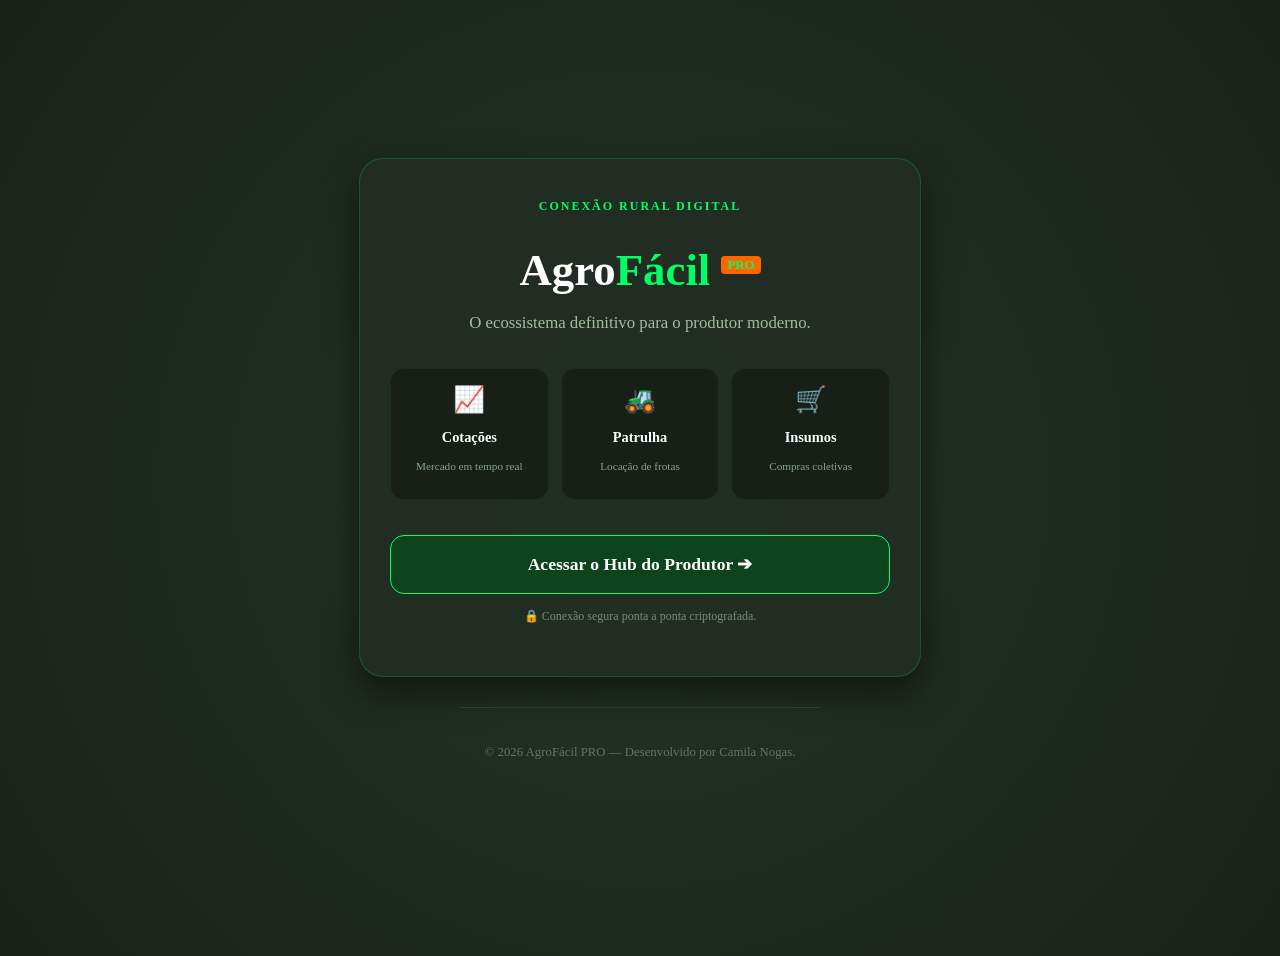
<file: index.html>
<!DOCTYPE html>
<html lang="pt-BR">
<head>
    <meta charset="UTF-8">
    <meta name="viewport" content="width=device-width, initial-scale=1.0">
    <title>Bem-vindo ao AgroFácil PRO</title>
    <link rel="stylesheet" href="style.css?v=7.0">
</head>
<body class="corpo-entrada">

    <div class="caixa-entrada">
        <header class="entrada-header">
            <div class="selo-tech">CONEXÃO RURAL DIGITAL</div>
            <h1>Agro<span>Fácil</span> <span class="badge-pro">PRO</span></h1>
            <p class="subtitulo">O ecossistema definitivo para o produtor moderno.</p>
        </header>

        <div class="cards-recursos-rapidos">
            <div class="mini-card">
                <span class="icone">📈</span>
                <h3>Cotações</h3>
                <p>Mercado em tempo real</p>
            </div>
            <div class="mini-card">
                <span class="icone">🚜</span>
                <h3>Patrulha</h3>
                <p>Locação de frotas</p>
            </div>
            <div class="mini-card">
                <span class="icone">🛒</span>
                <h3>Insumos</h3>
                <p>Compras coletivas</p>
            </div>
        </div>

        <div class="acao-entrada">
            <a href="dashboard.html" class="btn-entrar-hub">
                Acessar o Hub do Produtor ➔
            </a>
            <p class="nota-seguranca">🔒 Conexão segura ponta a ponta criptografada.</p>
        </div>
    </div>

    <footer class="entrada-footer">
        <p>&copy; 2026 AgroFácil PRO — Desenvolvido por <span>Camila Nogas</span>.</p>
    </footer>

</body>
</html>
</file>
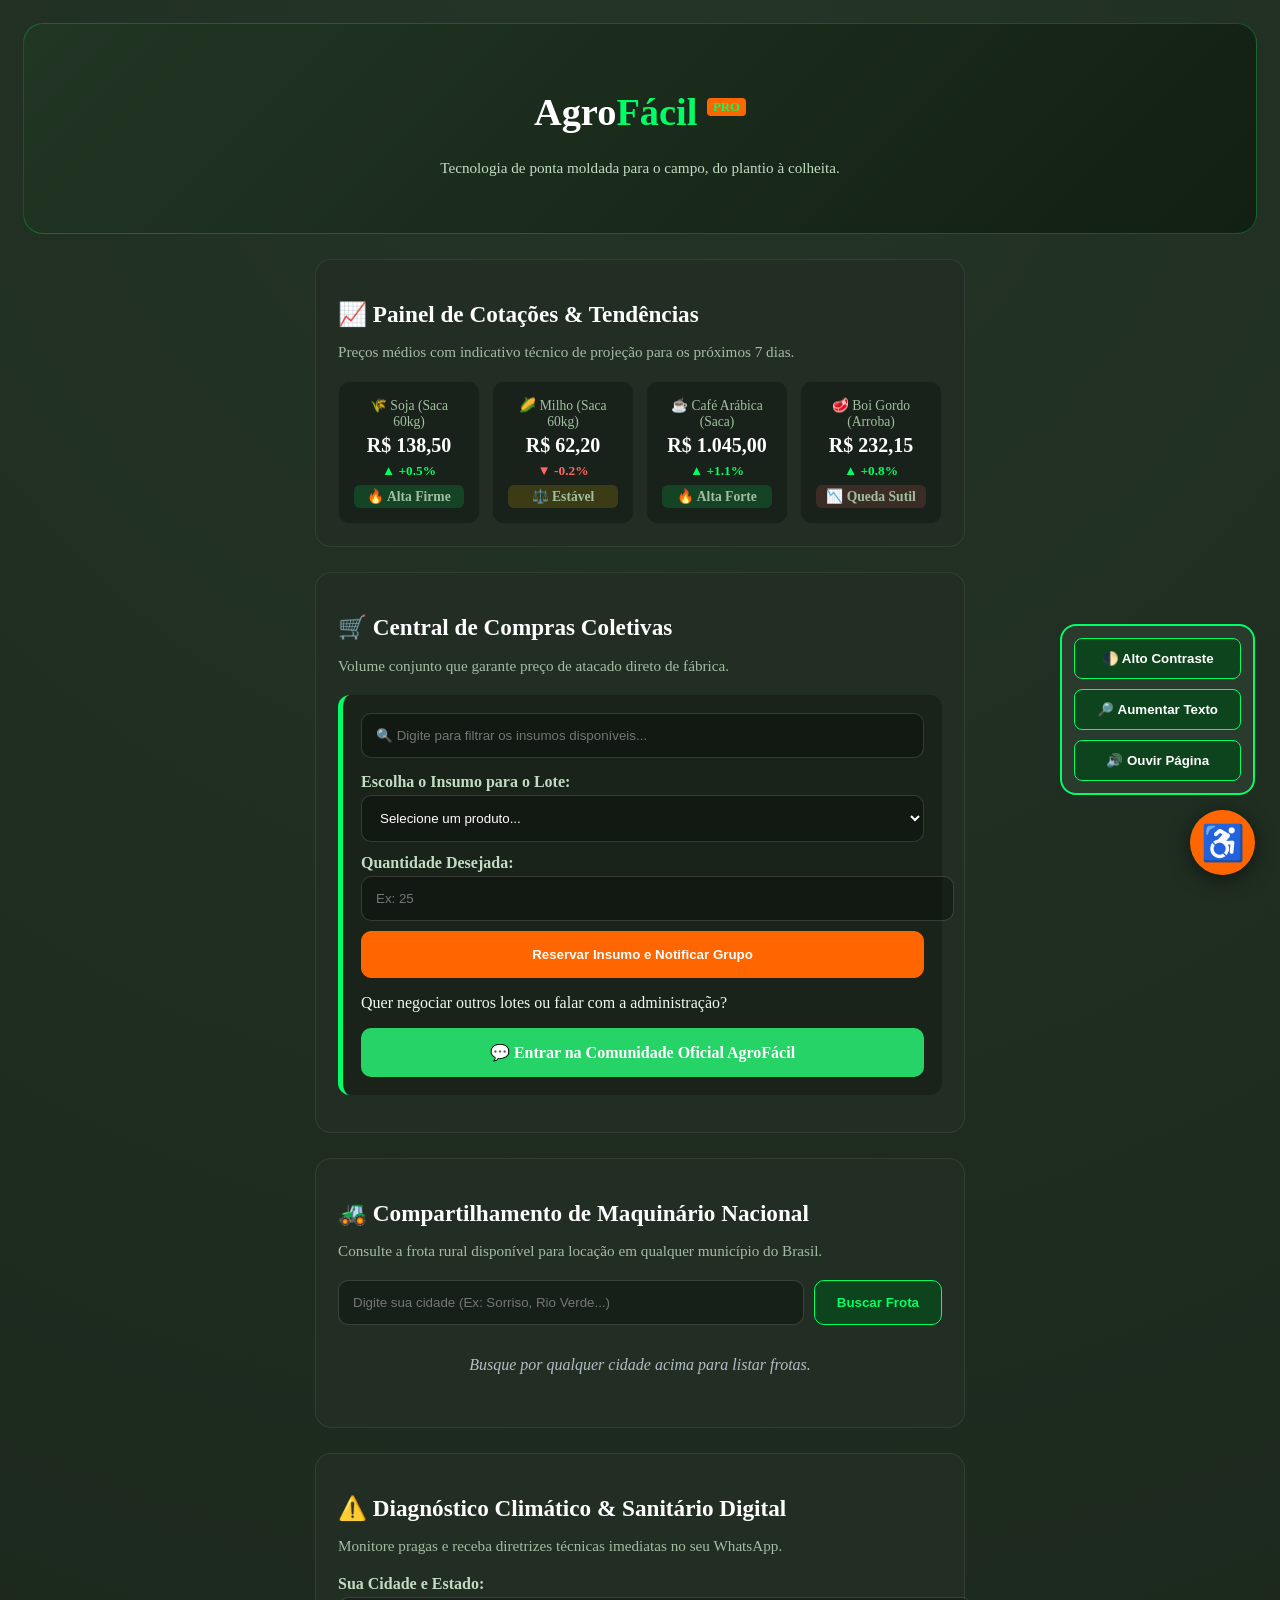
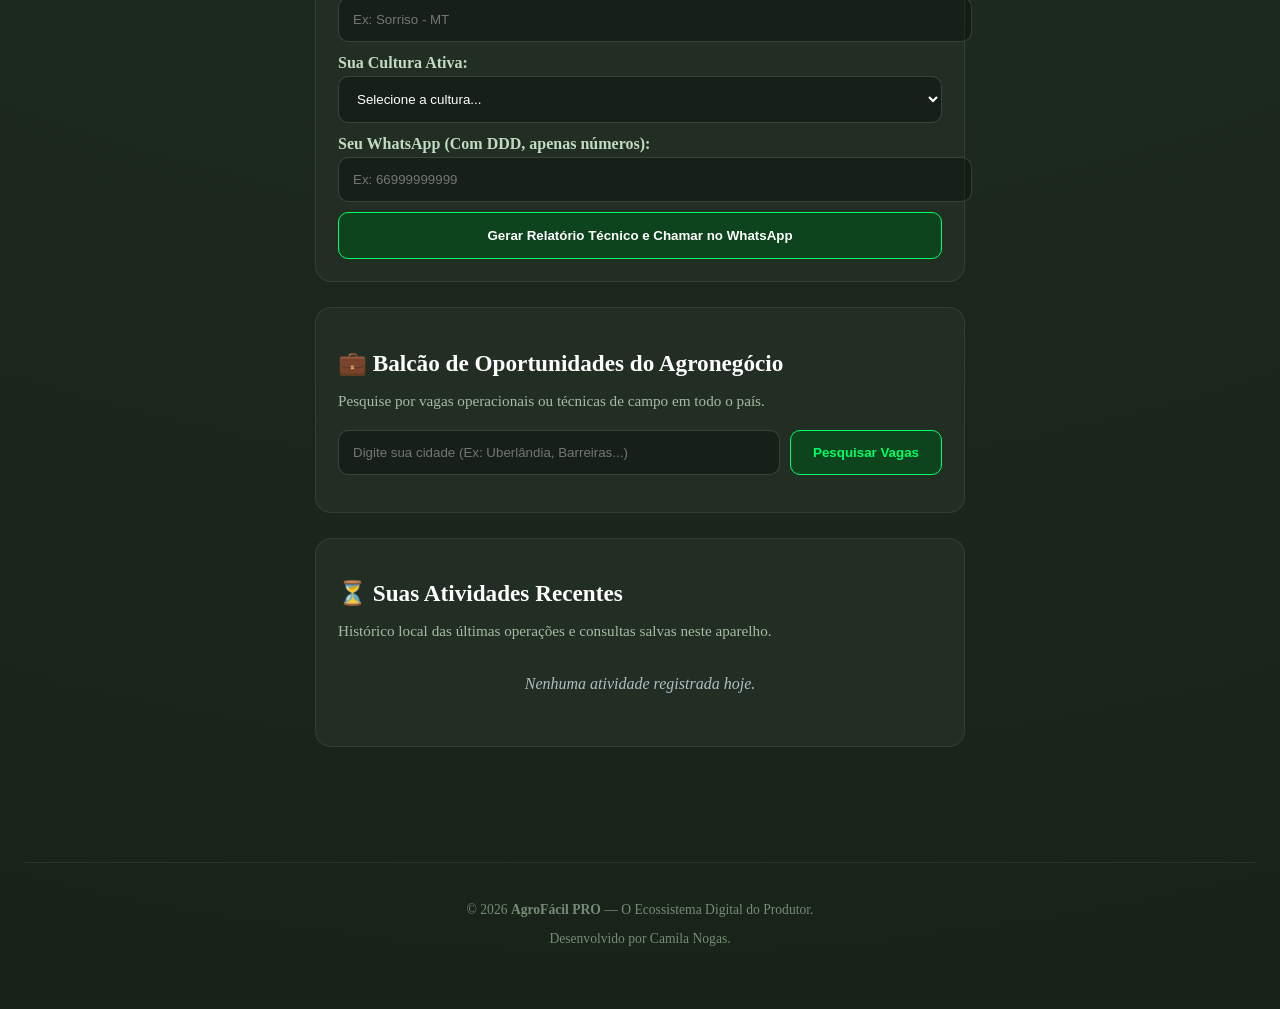
<file: dashboard.html>
<!DOCTYPE html>
<html lang="pt-BR">
<head>
    <meta charset="UTF-8">
    <meta name="viewport" content="width=device-width, initial-scale=1.0">
    <title>AgroFácil Pro: O Hub do Produtor</title>
    <link rel="stylesheet" href="style.css?v=7.0">
</head>
<body>

    <button id="btn-acessibilidade" class="bolinha-pcd" aria-expanded="false" aria-controls="menu-acessibilidade" aria-label="Opções de Acessibilidade">♿</button>

    <div id="menu-acessibilidade" class="menu-acessibilidade-painel" hidden>
        <button id="arq-contraste">🌓 Alto Contraste</button>
        <button id="arq-fonte">🔎 Aumentar Texto</button>
        <button id="arq-voz">🔊 Ouvir Página</button>
    </div>

    <header class="main-header">
        <div class="header-logo">
            <h1>Agro<span>Fácil</span> <span class="badge-pro">PRO</span></h1>
            <p class="slogan">Tecnologia de ponta moldada para o campo, do plantio à colheita.</p>
        </div>
    </header>

    <main class="container-principal">
        
        <section id="cotacoes" class="card-section">
            <h2><span>📈</span> Painel de Cotações & Tendências</h2>
            <p class="card-desc">Preços médios com indicativo técnico de projeção para os próximos 7 dias.</p>
            <div class="grid-cotacoes">
                <div class="cotacao-item">
                    <span>🌾 Soja (Saca 60kg)</span>
                    <strong>R$ 138,50</strong>
                    <small class="alta">▲ +0.5%</small>
                    <span class="tag-tendencia alta-bg">🔥 Alta Firme</span>
                </div>
                <div class="cotacao-item">
                    <span>🌽 Milho (Saca 60kg)</span>
                    <strong>R$ 62,20</strong>
                    <small class="baixa">▼ -0.2%</small>
                    <span class="tag-tendencia estavel-bg">⚖️ Estável</span>
                </div>
                <div class="cotacao-item">
                    <span>☕ Café Arábica (Saca)</span>
                    <strong>R$ 1.045,00</strong>
                    <small class="alta">▲ +1.1%</small>
                    <span class="tag-tendencia alta-bg">🔥 Alta Forte</span>
                </div>
                <div class="cotacao-item">
                    <span>🥩 Boi Gordo (Arroba)</span>
                    <strong>R$ 232,15</strong>
                    <small class="alta">▲ +0.8%</small>
                    <span class="tag-tendencia baixa-bg">📉 Queda Sutil</span>
                </div>
            </div>
        </section>

        <section id="compras" class="card-section">
            <h2><span>🛒</span> Central de Compras Coletivas</h2>
            <p class="card-desc">Volume conjunto que garante preço de atacado direto de fábrica.</p>
            
            <div class="grupo-insumo">
                <div class="filtro-insumo-container">
                    <input type="text" id="filtro-insumo" placeholder="🔍 Digite para filtrar os insumos disponíveis...">
                </div>

                <form id="form-compras-coletivas" class="agro-form">
                    <label for="insumo-selecionado">Escolha o Insumo para o Lote:</label>
                    <select id="insumo-selecionado" required>
                        <option value="">Selecione um produto...</option>
                        <option value="Fertilizante NPK 04-14-08 (Saco 50kg)">Fertilizante NPK 04-14-08 (Saco 50kg) - R$ 135,00</option>
                        <option value="Calcário Agrícola Dolomítico (Tonelada)">Calcário Agrícola Dolomítico (Tonelada) - R$ 95,00</option>
                        <option value="Semente de Soja Certificada (Bag 40M)">Semente de Soja Certificada (Bag 40M) - R$ 210,00</option>
                    </select>

                    <label for="qtd-insumo">Quantidade Desejada:</label>
                    <input type="number" id="qtd-insumo" placeholder="Ex: 25" min="1" required>

                    <button type="submit" class="btn-acao-comprar">Reservar Insumo e Notificar Grupo</button>
                </form>
                
                <div class="divisor-comunidade">
                    <p>Quer negociar outros lotes ou falar com a administração?</p>
                    <a href="https://chat.whatsapp.com/DdG8K9lL3m2K9x7Oq1vR5z" target="_blank" id="btn-comunidade-whats" class="btn-whats-grupo">
                        💬 Entrar na Comunidade Oficial AgroFácil
                    </a>
                </div>
            </div>
        </section>

        <section id="maquinas" class="card-section">
            <h2><span>🚜</span> Compartilhamento de Maquinário Nacional</h2>
            <p class="card-desc">Consulte a frota rural disponível para locação em qualquer município do Brasil.</p>
            
            <div class="busca-localizacao-container">
                <input type="text" id="busca-maquina-cidade" placeholder="Digite sua cidade (Ex: Sorriso, Rio Verde...)">
                <button id="btn-filtrar-maquinas" class="btn-buscar">Buscar Frota</button>
            </div>

            <div id="container-maquinas-interativo">
                <div id="lista-maquinas" class="lista-maquinas"></div>
                <div id="maquinas-ocultas" class="itens-ocultos"></div>
            </div>
            <button id="btn-ver-mais-maquinas" class="btn-ver-mais" style="display: none;">👇 Ver Mais Modelos</button>
        </section>

        <section id="alertas" class="card-section">
            <h2><span>⚠️</span> Diagnóstico Climático & Sanitário Digital</h2>
            <p class="card-desc">Monitore pragas e receba diretrizes técnicas imediatas no seu WhatsApp.</p>
            
            <form id="form-alertas" class="agro-form">
                <div class="form-grid">
                    <div>
                        <label for="regiao">Sua Cidade e Estado:</label>
                        <input type="text" id="regiao" placeholder="Ex: Sorriso - MT" required>
                    </div>
                    <div>
                        <label for="cultura">Sua Cultura Ativa:</label>
                        <select id="cultura" required>
                            <option value="">Selecione a cultura...</option>
                            <option value="Soja">Soja</option>
                            <option value="Milho">Milho</option>
                            <option value="Café">Café</option>
                        </select>
                    </div>
                </div>

                <label for="contato">Seu WhatsApp (Com DDD, apenas números):</label>
                <input type="tel" id="contato" placeholder="Ex: 66999999999" required>

                <button type="submit" class="btn-submit">Gerar Relatório Técnico e Chamar no WhatsApp</button>
            </form>
        </section>

        <section id="empregos" class="card-section">
            <h2><span>💼</span> Balcão de Oportunidades do Agronegócio</h2>
            <p class="card-desc">Pesquise por vagas operacionais ou técnicas de campo em todo o país.</p>
            
            <div class="busca-localizacao-container">
                <input type="text" id="busca-vaga-cidade" placeholder="Digite sua cidade (Ex: Uberlândia, Barreiras...)">
                <button id="btn-filtrar-vagas" class="btn-buscar">Pesquisar Vagas</button>
            </div>

            <div id="container-vagas-interativo">
                <div id="lista-vagas" class="lista-vagas"></div>
                <div id="vagas-ocultas" class="itens-ocultos"></div>
            </div>
            <button id="btn-ver-mais-vagas" class="btn-ver-mais" style="display: none;">👇 Ver Mais Vagas</button>
        </section>

        <section id="historico" class="card-section">
            <h2><span>⏳</span> Suas Atividades Recentes</h2>
            <p class="card-desc">Histórico local das últimas operações e consultas salvas neste aparelho.</p>
            <div id="lista-historico" class="lista-historico-container"></div>
            <button id="btn-limpar-historico" class="btn-limpar-dados" style="display: none;">🗑️ Limpar Meu Histórico</button>
        </section>
    </main>

    <div id="modal-vaga" class="modal-fundo">
        <div class="modal-conteudo">
            <h3 id="modal-titulo-vaga">Vaga Selecionada</h3>
            <div class="modal-linhas">
                <p><strong>📍 Localização:</strong> <span id="modal-localizacao">---</span></p>
                <p><strong>💰 Remuneração:</strong> <span id="modal-salario">---</span></p>
                <p><strong>📋 Requisitos:</strong> <span id="modal-requisitos">---</span></p>
            </div>
            
            <form id="form-inscricao-vaga" class="agro-form">
                <label for="nome-candidato">Seu Nome Completo:</label>
                <input type="text" id="nome-candidato" required placeholder="Ex: João Silva">
                <label for="telefone-candidato">Seu Contato:</label>
                <input type="tel" id="telefone-candidato" required placeholder="Ex: (00) 99999-0000">
                <button type="submit" class="btn-submit-vaga">Confirmar Envio de Dados</button>
            </form>
            <button id="btn-fechar-modal" class="btn-fechar">Fechar Painel</button>
        </div>
    </div>

    <div id="popup-notificacao" class="popup-sucesso" hidden role="alert">
        <div class="popup-conteudo">
            <span id="popup-texto"></span>
            <button id="fechar-popup">Confirmar</button>
        </div>
    </div>

    <footer>
        <p>&copy; 2026 <strong>AgroFácil PRO</strong> — O Ecossistema Digital do Produtor.</p>
        <p class="assinatura">Desenvolvido por <span>Camila Nogas</span>.</p>
    </footer>

    <script src="script.js?v=7.0"></script>
</body>
</html>
</file>
<file: style.css>
/* DESIGN TECH RURAL UNIFICADO */
:root {
    --fundo: #182219 !important;          
    --card: #222E23 !important;           
    --texto: #F1F7F1 !important;          
    --primaria: #00FF66 !important;       
    --primaria-escura: #0D441D !important;
    --detalhe: #FF6600 !important;        
    --sucesso: #00E676 !important;
}

/* ESTILOS DA TELA DE ENTRADA (INDEX) */
.corpo-entrada {
    background: #182219 !important;
    background-image: radial-gradient(circle at center, #243526 0%, #182219 100%) !important;
    min-height: 100vh;
    display: flex;
    flex-direction: column;
    justify-content: center;
    align-items: center;
    padding: 20px;
}
.caixa-entrada {
    background: rgba(34, 46, 35, 0.9);
    border: 1px solid rgba(0, 255, 102, 0.2);
    border-radius: 24px;
    padding: 40px 30px;
    max-width: 500px;
    width: 100%;
    text-align: center;
    box-shadow: 0 15px 35px rgba(0, 0, 0, 0.5);
}
.selo-tech { font-size: 0.75rem; font-weight: 800; color: var(--primaria); letter-spacing: 2px; margin-bottom: 12px; }
.entrada-header h1 { font-size: 2.8rem; font-weight: 900; color: #FFF; margin-bottom: 8px; }
.entrada-header h1 span { color: var(--primaria); }
.subtitulo { font-size: 1.05rem; color: #A4BCA4; margin-bottom: 35px; }
.cards-recursos-rapidos { display: grid; grid-template-columns: repeat(3, 1fr); gap: 12px; margin-bottom: 35px; }
.mini-card { background: rgba(0, 0, 0, 0.3); padding: 15px 8px; border-radius: 14px; border: 1px solid rgba(255,255,255,0.05); }
.mini-card .icone { font-size: 1.6rem; display: block; margin-bottom: 6px; }
.mini-card h3 { font-size: 0.9rem; color: #FFF; }
.mini-card p { font-size: 0.7rem; color: #8CA28C; }
.btn-entrar-hub {
    display: flex; align-items: center; justify-content: center;
    background: #0D441D; color: #FFF; border: 1px solid var(--primaria);
    text-decoration: none; padding: 18px; font-size: 1.1rem; font-weight: bold; border-radius: 14px;
    transition: background 0.2s, transform 0.2s;
}
.btn-entrar-hub:hover { background: var(--primaria); color: #000; transform: translateY(-2px); }
.nota-seguranca { font-size: 0.75rem; color: #758C75; margin-top: 15px; }
.entrada-footer { margin-top: 30px; font-size: 0.8rem; color: #617561; }

/* ESTILOS DO PAINEL PRINCIPAL (DASHBOARD) */
body { 
    background: #182219 !important; 
    background-image: radial-gradient(circle at top, #243526 0%, #182219 100%) !important; 
    color: #F1F7F1 !important; padding: 15px; 
}
.container-principal { max-width: 650px; margin: 0 auto; padding-bottom: 60px; }
.itens-ocultos { display: none !important; }
.bolinha-pcd { 
    position: fixed; bottom: 25px; right: 25px; width: 65px; height: 65px; border-radius: 50%; 
    background: var(--detalhe); color: white; font-size: 2.2rem; border: none; cursor: pointer; z-index: 9999; 
    display: flex; align-items: center; justify-content: center; box-shadow: 0 4px 20px rgba(0,0,0,0.5);
}
.menu-acessibilidade-painel { 
    position: fixed; bottom: 105px; right: 25px; background: #2A3B2D; border: 2px solid var(--primaria); 
    padding: 12px; border-radius: 16px; display: flex; flex-direction: column; gap: 10px; z-index: 9999; 
}
.menu-acessibilidade-painel button { padding: 12px 22px; font-weight: bold; background: var(--primaria-escura); color: #FFF; border: 1px solid var(--primaria); border-radius: 8px; }
.main-header { background: linear-gradient(135deg, #223624, #121F13); border: 1px solid rgba(0,255,102,0.25); padding: 40px 20px; text-align: center; border-radius: 20px; margin-bottom: 25px; }
.main-header h1 { font-size: 2.4rem; color: #FFF; }
.main-header h1 span { color: var(--primaria); }
.badge-pro { font-size: 0.8rem; background: var(--detalhe); color: #FFF; padding: 2px 6px; border-radius: 4px; vertical-align: super; }
.slogan { font-size: 0.95rem; color: #C2DCC2; margin-top: 6px; }
.card-section { background: #222E23 !important; border-radius: 16px; padding: 22px; margin-bottom: 25px; border: 1px solid rgba(255,255,255,0.08); }
h2 { color: #FFF; margin-bottom: 6px; font-size: 1.45rem; }
.card-desc { font-size: 0.95rem; color: #A4BCA4; margin-bottom: 20px; }
.grid-cotacoes { display: grid; grid-template-columns: repeat(auto-fit, minmax(130px, 1fr)); gap: 12px; }
.cotacao-item { background: rgba(0,0,0,0.25); padding: 15px; border-radius: 12px; text-align: center; border: 1px solid rgba(255,255,255,0.04); }
.cotacao-item span { font-size: 0.85rem; color: #A2BFA2; display: block; }
.cotacao-item strong { font-size: 1.25rem; color: #FFF; display: block; margin: 4px 0; }
.alta { color: var(--primaria); font-weight: bold; }
.baixa { color: #FF6666; font-weight: bold; }
.busca-localizacao-container, .filtro-insumo-container { display: flex; gap: 10px; margin-bottom: 15px; }
.busca-localizacao-container input, .filtro-insumo-container input { flex-grow: 1; padding: 14px; border-radius: 10px; border: 1px solid rgba(255,255,255,0.15); background: rgba(0,0,0,0.3); color: #FFF; }
.btn-buscar { background: var(--primaria-escura); color: var(--primaria); border: 1px solid var(--primaria); padding: 14px 22px; font-weight: bold; border-radius: 10px; cursor: pointer; }
.grupo-insumo, .maquina-item, .vaga-item { background: rgba(0,0,0,0.25); border-left: 5px solid var(--primaria); padding: 18px; border-radius: 12px; margin-bottom: 15px; }
.maquina-item { border-left-color: var(--detalhe); }
.vaga-item { border-left-color: #00B0FF; }
.preview-preco { font-size: 0.95rem; color: #FFCC00; font-weight: bold; }
.btn-acao-comprar, .btn-acao-alugar, .btn-submit, .btn-vaga-detalhes, .btn-submit-vaga, .btn-ver-mais { width: 100%; background: var(--primaria-escura); color: #FFF; border: 1px solid var(--primaria); padding: 15px; font-weight: bold; border-radius: 10px; cursor: pointer; margin-top: 10px; }
.btn-acao-comprar { background: var(--detalhe); border-color: var(--detalhe); }
.btn-vaga-detalhes { background: #0D47A1; border-color: #00B0FF; }
.btn-whats-grupo { display: block; background: #25D366; color: white; text-decoration: none; padding: 15px; border-radius: 10px; font-weight: bold; text-align: center; margin-top: 10px; }
.agro-form label { display: block; margin-top: 12px; font-weight: bold; color: #C2DCC2; }
.agro-form input, .agro-form select { width: 100%; padding: 14px; margin-top: 4px; border-radius: 10px; border: 1px solid rgba(255,255,255,0.15); background: rgba(0,0,0,0.3); color: #FFF; }
.modal-fundo { display: none; position: fixed; top: 0; left: 0; width: 100%; height: 100%; background: rgba(0,0,0,0.8); align-items: center; justify-content: center; z-index: 9999; }
.modal-conteudo { background: #222E23; border: 2px solid var(--primaria); padding: 25px; border-radius: 20px; width: 92%; max-width: 450px; }
.btn-fechar { background: #546E7A; color: white; border: none; padding: 12px; font-weight: bold; border-radius: 8px; width: 100%; margin-top: 10px; cursor: pointer; }
.popup-sucesso { position: fixed; top: 20px; left: 50%; transform: translateX(-50%); background: #00E676; color: #000; z-index: 9999; width: 90%; max-width: 400px; border-radius: 12px; font-weight: bold; }
.popup-conteudo { padding: 20px; text-align: center; display: flex; flex-direction: column; gap: 12px; }
#fechar-popup { background: #000; color: #FFF; border: none; padding: 8px 16px; border-radius: 6px; cursor: pointer; font-weight: bold; }
.aviso-vazio { font-style: italic; color: #B0BEC5; text-align: center; padding: 15px; }
footer { text-align: center; padding: 25px; color: #758C75; font-size: 0.85rem; margin-top: 30px; border-top: 1px solid rgba(255,255,255,0.08); }
.tag-tendencia { display: inline-block; font-size: 0.75rem; padding: 3px 8px; border-radius: 6px; margin-top: 6px; font-weight: bold; }
.alta-bg { background: rgba(0, 255, 102, 0.15); color: #00FF66; }
.estavel-bg { background: rgba(255, 204, 0, 0.15); color: #FFCC00; }
.baixa-bg { background: rgba(255, 102, 102, 0.15); color: #FF6666; }
.item-historico { background: rgba(0, 0, 0, 0.2); padding: 12px 15px; border-radius: 10px; font-size: 0.9rem; display: flex; justify-content: space-between; margin-bottom: 8px; }
.btn-limpar-dados { background: transparent; border: 1px dashed #FF6666; color: #FF6666; padding: 10px; border-radius: 8px; cursor: pointer; width: 100%; font-weight: bold; }

/* ACESSIBILIDADE */
body.alto-contraste { --fundo: #000; --card: #000; --texto: #FFF; --primaria: #FFF000; }
body.alto-contraste * { background: #000 !important; color: #FFF !important; border: 1px solid #FFF000 !important; }
body.fonte-grande { font-size: 1.4rem; }
</file>
